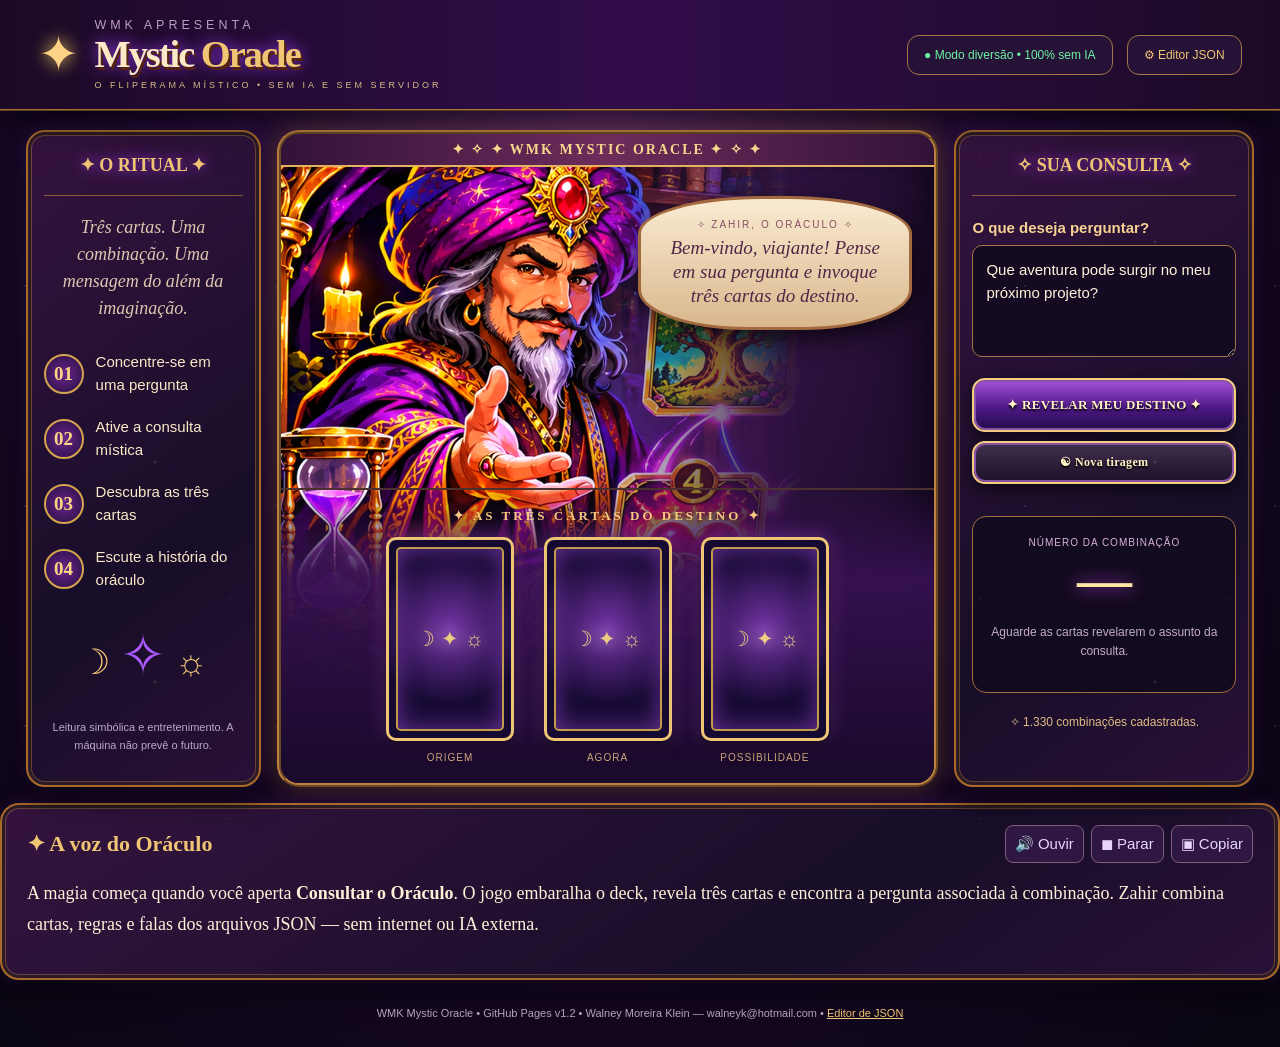
<file: index.html>
<!doctype html><html lang="pt-BR"><head><meta charset="utf-8"><meta name="viewport" content="width=device-width,initial-scale=1"><title>WMK Mystic Oracle — O Oráculo do Fliperama</title><link rel="stylesheet" href="style.css"></head><body>
<div class="stars" aria-hidden="true"></div>
<header class="top"><div class="brand"><span class="crest">✦</span><div><small>WMK apresenta</small><h1>Mystic <em>Oracle</em></h1><p>O FLIPERAMA MÍSTICO • SEM IA E SEM SERVIDOR</p></div></div><div class="actions"><span id="status" class="status">● Modo diversão • sem IA</span><a href="admin.html" class="topbtn">⚙ Editor JSON</a></div></header>
<main class="stage"><aside class="leftpanel frame"><div class="plaquetitle">✦ O RITUAL ✦</div><p class="intro">Três cartas. Uma combinação. Uma mensagem do além da imaginação.</p><div class="ritual"><div><b>01</b><span>Concentre-se em uma pergunta</span></div><div><b>02</b><span>Ative a consulta mística</span></div><div><b>03</b><span>Descubra as três cartas</span></div><div><b>04</b><span>Escute a história do oráculo</span></div></div><div class="seal">☽ <span>✧</span> ☼</div><p class="disclaimer">Leitura simbólica e entretenimento. A máquina não prevê o futuro.</p></aside>
<section class="theater"><div class="theater-art"><img src="assets/oraculo.webp" alt="Oráculo Zahir com bola de cristal" loading="eager"><div class="visual-shine"></div></div><div class="speech"><small>✧ ZAHIR, O ORÁCULO ✧</small><span id="speech">Bem-vindo, viajante! Pense em sua pergunta e invoque três cartas do destino.</span></div><div class="tabletop"><div class="table-title">✦ AS TRÊS CARTAS DO DESTINO ✦</div><div id="cardSlots" class="card-slots"><div class="card-slot"><div class="card-back"></div></div><div class="card-slot"><div class="card-back"></div></div><div class="card-slot"><div class="card-back"></div></div></div><div class="card-positions"><span>ORIGEM</span><span>AGORA</span><span>POSSIBILIDADE</span></div></div></section>
<aside class="rightpanel frame"><div class="plaquetitle">✧ SUA CONSULTA ✧</div><label for="visitorQuestion">O que deseja perguntar?</label><textarea id="visitorQuestion" rows="3" maxlength="900" placeholder="Ex.: O que posso aprender antes de iniciar um novo projeto?">Que aventura pode surgir no meu próximo projeto?</textarea><button id="consult" class="primary">✦ REVELAR MEU DESTINO ✦</button><button id="preview" class="secondary">☯ Nova tiragem</button><div class="tokenbox"><div class="mini">NÚMERO DA COMBINAÇÃO</div><strong id="readingNumber">—</strong><p id="topic">Aguarde as cartas revelarem o assunto da consulta.</p></div><div class="matched" id="special">✧ 1.330 combinações possíveis com 21 cartas.</div></aside></main>
<section class="reading frame"><div class="reading-head"><h2>✦ A voz do Oráculo</h2><div><button class="textbtn" id="speak">🔊 Ouvir</button><button class="textbtn" id="stopSpeech">◼ Parar</button><button class="textbtn" id="copy">▣ Copiar</button></div></div><div id="readingText" class="reading-text">A magia começa quando você aperta <b>Consultar o Oráculo</b>. O jogo embaralha o deck, revela três cartas e encontra a pergunta associada à combinação. Zahir combina cartas, regras e falas dos arquivos JSON — sem internet ou IA externa.</div><div id="questionDetails" class="question-details"></div></section>
<footer>WMK Mystic Oracle • GitHub Pages v1.2 • Walney Moreira Klein — walneyk@hotmail.com • <a href="admin.html">Editor de JSON</a></footer>
<script src="app.js"></script></body></html>
</file>
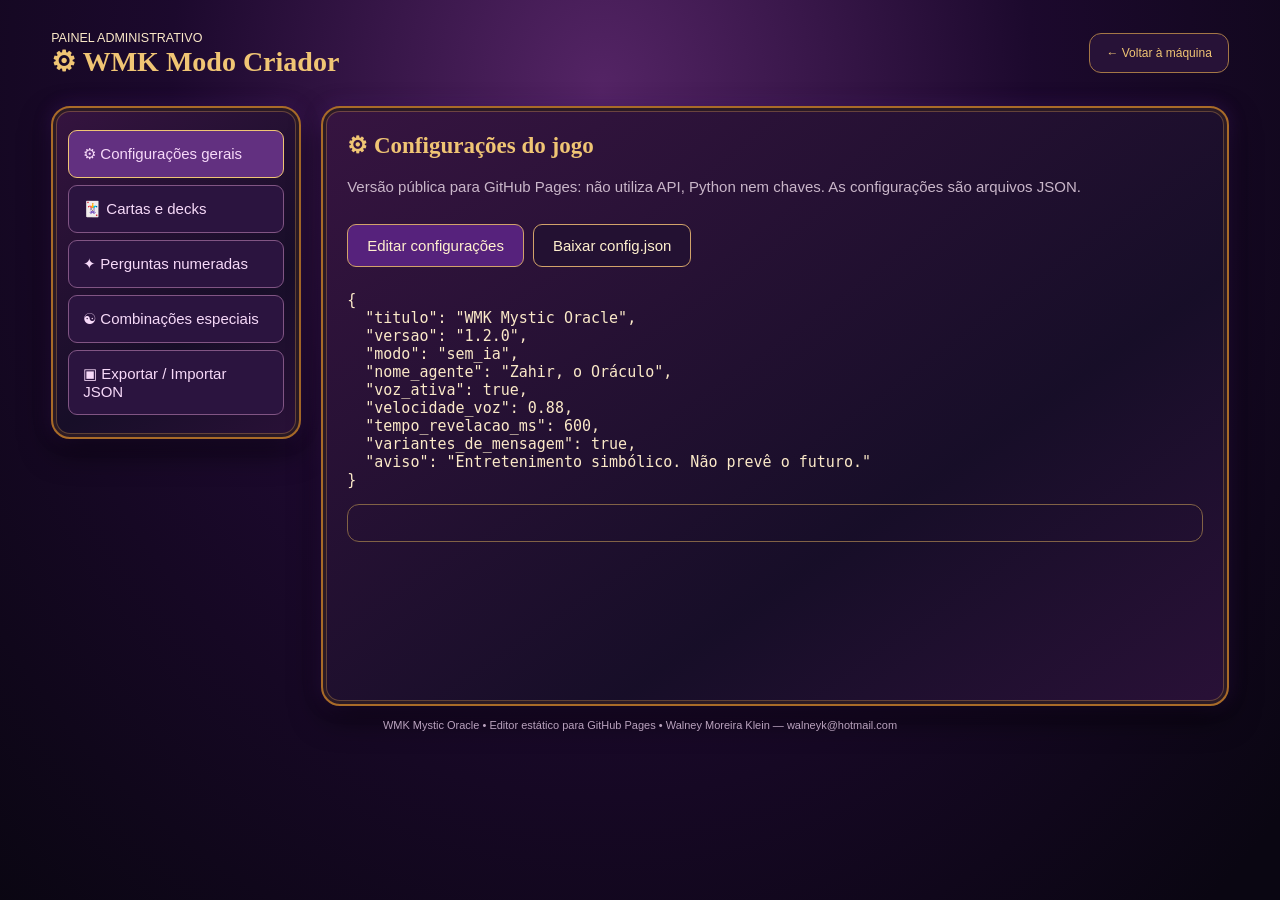
<file: admin.html>
<!doctype html><html lang="pt-BR"><head><meta charset="utf-8"><meta name="viewport" content="width=device-width,initial-scale=1"><title>WMK Mystic Oracle — Modo Criador</title><link rel="stylesheet" href="style.css"><style>
body{padding:0 4vw 40px}.admin-header{display:flex;align-items:center;justify-content:space-between;gap:10px;padding:28px 0}.admin-header h1{font:700 28px Cinzel;color:var(--gold);margin:0}.admin-layout{display:grid;grid-template-columns:250px 1fr;gap:20px}.nav-admin{padding:15px;align-self:start}.nav-admin button{display:block;width:100%;text-align:left;margin:7px 0;padding:14px;border:1px solid #815584;border-radius:9px;color:#f6d9f8;background:#2b143f}.nav-admin button.active{background:#623080;border-color:var(--gold)}.admin-main{padding:24px;min-height:600px}.admin-main h2{font:700 23px Cinzel;color:var(--gold);margin:0 0 14px}.admin-main p{color:#c9b6c9;line-height:1.7}.formrow{display:grid;gap:5px;margin:14px 0}.formrow label{font-weight:600;color:#eed4ac}.formrow input,.formrow select,.formrow textarea{width:100%;padding:11px;border-radius:9px;background:#120b1e;border:1px solid #986e63;color:#fff3db}.formrow textarea{min-height:90px;resize:vertical}.btnsave,.btnoutline{padding:12px 19px;background:#56227c;border:1px solid #d2a36a;border-radius:9px;color:#fff0ce;margin:9px 9px 9px 0}.btnoutline{background:#231132}.listrow{border:1px solid #644368;background:#1b102b;padding:12px;border-radius:9px;margin:9px 0;display:flex;justify-content:space-between;align-items:center;gap:12px}.listrow small{color:#c5a7ca;display:block;margin-top:6px}.listrow button{padding:8px 12px;border:1px solid #bb9159;background:#47255a;border-radius:7px;color:#fff}.cards-grid{display:grid;grid-template-columns:repeat(auto-fill,minmax(112px,1fr));gap:14px}.admincard{display:block;width:100%;background:#261333;border:1px solid #b88a44;border-radius:10px;color:#f7dca5;padding:8px;cursor:pointer}.admincard img{width:100%;height:166px;object-fit:fill}.admincard span{display:block;padding:6px;font-size:11px}.hint{font-size:12px;color:#c3b0c9}#message{padding:12px;margin:10px 0;border:1px solid #927550;border-radius:9px;display:none}.search{width:100%;padding:12px;background:#150d22;border:1px solid #8e6e62;border-radius:9px;color:#fff}.editor{border:1px solid #816245;padding:18px;border-radius:12px;margin-top:15px}pre{white-space:pre-wrap;overflow-wrap:anywhere} @media(max-width:750px){.admin-layout{display:block}.nav-admin{margin-bottom:16px}.admin-header{flex-wrap:wrap}}
</style></head><body><header class="admin-header"><div><small>PAINEL ADMINISTRATIVO</small><h1>⚙ WMK Modo Criador</h1></div><a href="index.html" class="topbtn">← Voltar à máquina</a></header><div class="admin-layout"><nav class="nav-admin frame"><button data-tab="config" class="active">⚙ Configurações gerais</button><button data-tab="decks">🃏 Cartas e decks</button><button data-tab="perguntas">✦ Perguntas numeradas</button><button data-tab="combinacoes">☯ Combinações especiais</button><button data-tab="json">▣ Exportar / Importar JSON</button></nav><section class="admin-main frame"><div id="message"></div><div id="content">Carregando...</div></section></div><footer>WMK Mystic Oracle • Editor estático para GitHub Pages • Walney Moreira Klein — walneyk@hotmail.com</footer><script src="admin.js"></script></body></html>
</file>
<file: style.css>
/* Fontes locais, sem dependência de serviços externos */
:root{--gold:#f0c574;--gold2:#a96b28;--purple:#8b42e5;--text:#fbe9c8;--bg:#11071d;--surface:#21102f}
*{box-sizing:border-box}body{margin:0;min-height:100vh;background:radial-gradient(ellipse at 47% 10%,#542465 0%,#1c092d 45%,#0a0612 95%);color:var(--text);font:15px Inter,Segoe UI,sans-serif}button,input,textarea,select{font:inherit}button{cursor:pointer}a{color:var(--gold)}.stars{position:fixed;inset:0;pointer-events:none;background-image:radial-gradient(1px 1px at 10% 30%,#fff8,transparent),radial-gradient(2px 2px at 62% 10%,#ffd88766,transparent),radial-gradient(1px 1px at 92% 72%,#fff5,transparent);background-size:250px 220px;opacity:.55}.top{position:relative;z-index:2;display:flex;align-items:center;justify-content:space-between;padding:15px 3vw;border-bottom:2px ridge #ab7436;background:linear-gradient(90deg,#1b0a25 0%,#310d4a 50%,#1b0a25 100%);box-shadow:0 8px 35px #0009}.brand{display:flex;gap:15px;align-items:center}.crest{font-size:49px;color:#ffd386;text-shadow:0 0 18px #ffda5a}.brand small{color:#be9dc0;text-transform:uppercase;letter-spacing:4px}.brand h1{font:800 clamp(29px,3vw,45px) Cinzel,Georgia,serif;letter-spacing:-2px;line-height:1.15;margin:0;text-shadow:2px 3px 0 #54230c,0 0 16px #a03dff}.brand em{color:var(--gold);font-style:normal}.brand p{margin:4px 0;color:#dbbc88;letter-spacing:3px;font-size:9px}.actions{display:flex;gap:14px;align-items:center}.topbtn,.status{padding:12px 16px;border:1px solid #a47746;background:#271237;border-radius:12px;text-decoration:none;font-size:12px}.status{color:#c9b2de}.status.ok{color:#6cf3a3}.status.bad{color:#ff9a96}.stage{display:grid;grid-template-columns:minmax(200px,235px) minmax(500px,1fr) minmax(250px,300px);gap:16px;padding:19px 2vw 12px;max-width:1780px;margin:auto}.frame{border:2px solid var(--gold2);border-radius:19px;background:linear-gradient(145deg,#361440f5,#170e28f9 65%,#2a1138f5);box-shadow:inset 0 0 0 3px #2b1a25,inset 0 0 0 4px #c58e4766,0 12px 30px #0009,0 0 18px #7e2ccd40}.leftpanel,.rightpanel{padding:20px 16px;align-self:stretch}.plaquetitle{font:700 18px Cinzel,Georgia,serif;color:var(--gold);text-align:center;text-shadow:0 0 13px #ad41eb;border-bottom:1px solid #8c5836;padding:2px 0 19px}.intro{font:italic 18px Georgia,serif;line-height:1.5;color:#e1c6b1;text-align:center}.ritual{display:grid;gap:20px;margin-top:29px}.ritual>div{display:flex;gap:12px;align-items:center;line-height:1.5}.ritual b{background:radial-gradient(#6a278b,#260d40);width:40px;height:40px;min-width:40px;display:grid;place-items:center;border:2px solid #d3a34f;border-radius:50%;color:#fbd782;font:700 19px Cinzel}.seal{font-size:35px;text-align:center;margin:32px 0;color:var(--gold)}.seal span{color:#ab5bff;font-size:55px}.disclaimer{color:#bdaac6;font-size:11px;text-align:center;line-height:1.6}.theater{position:relative;border:4px ridge #bd8241;border-radius:22px;min-height:610px;overflow:hidden;background:radial-gradient(ellipse at 35% 10%,#653471 0%,#2e123f 50%,#10091c 100%);box-shadow:inset 0 0 55px #07020f,0 0 25px #b97d2055}.theater::before{content:'✦ ✧ ✦ WMK MYSTIC ORACLE ✦ ✧ ✦';position:absolute;z-index:2;top:0;left:0;right:0;text-align:center;background:linear-gradient(90deg,#321237,#6e2c5b,#321237);border-bottom:2px solid #e3b260;padding:7px;color:#f6d78d;font:700 14px Cinzel;letter-spacing:2px}.theater-art{position:absolute;inset:24px 0 0 0;overflow:hidden}.theater-art img{height:87%;width:85%;object-fit:cover;object-position:39% 20%;filter:saturate(1.18);mask-image:linear-gradient(90deg,#000 52%,transparent 94%)}.visual-shine{position:absolute;inset:0;background:linear-gradient(0deg,#1d092e 2%,transparent 45%);pointer-events:none}.speech{position:absolute;z-index:2;top:62px;right:22px;width:42%;background:linear-gradient(#faebd1,#d9b78d);padding:20px;color:#512646;border:3px solid #a36a3f;border-radius:45% 45% 40% 40% / 28% 28% 30% 30%;text-align:center;box-shadow:0 9px 24px #000a;min-height:118px}.speech small{display:block;color:#8b4e66;font-size:10px;letter-spacing:2px;margin-bottom:6px}.speech span{font:italic 19px Georgia,serif;line-height:1.25}.tabletop{position:absolute;z-index:3;bottom:0;left:0;right:0;padding:18px 20px 20px;background:linear-gradient(0deg,#1a0a2c 5%,#361151ef 70%,#39125100);border-top:2px solid #b2793655}.table-title{text-align:center;color:#f5cb80;font:700 13px Cinzel;letter-spacing:3px;margin-bottom:13px}.card-slots{display:flex;justify-content:center;gap:clamp(9px,2.3vw,30px)}.card-slot{width:clamp(92px,10vw,143px);height:clamp(155px,16vw,205px);perspective:900px;position:relative;flex-shrink:0}.card-inner{position:relative;width:100%;height:100%;transform-style:preserve-3d;transition:transform .9s cubic-bezier(.2,.5,.2,1)}.card-slot.revealed .card-inner{transform:rotateY(180deg)}.card-face,.card-back{position:absolute;inset:0;border:3px solid #eec574;border-radius:10px;box-shadow:0 7px 14px #000a,0 0 20px #cc60ff66;backface-visibility:hidden;overflow:hidden}.card-back{background:radial-gradient(circle at 50% 45%,#6f319f 3%,#160a33 60%);display:grid;place-items:center}.card-back::after{content:'☽ ✦ ☼';color:#eecb83;border:2px solid #c19a4a;position:absolute;inset:7px;border-radius:5px;display:grid;place-items:center;font-size:21px;text-shadow:0 0 17px #fff;box-shadow:inset 0 0 23px #b252ec88}.card-face{transform:rotateY(180deg);background:#261637}.card-face img{width:100%;height:100%;object-fit:fill}.card-caption{position:absolute;bottom:0;left:0;right:0;background:#1b0c27ef;color:#ffe7ac;text-align:center;padding:4px 0;font:bold 11px Georgia}.card-positions{display:flex;justify-content:center;gap:clamp(9px,2.3vw,30px);margin-top:11px}.card-positions span{width:clamp(92px,10vw,143px);text-align:center;color:#dcb37e;font-size:10px;letter-spacing:1px}.rightpanel label{display:block;margin:23px 0 9px;color:#f9d394;font-weight:600}.rightpanel textarea{width:100%;resize:vertical;min-height:112px;border:1px solid #a57549;border-radius:10px;background:#140b23;color:#fff4db;padding:13px;line-height:1.5;outline:none}.rightpanel textarea:focus{border-color:#ddabf0;box-shadow:0 0 13px #a54ef04d}.primary,.secondary{display:block;width:100%;border:2px solid #f4ce82;border-radius:13px;padding:17px 10px;margin-top:18px;background:linear-gradient(#a653da,#4d1885 55%,#240c4b);box-shadow:inset 0 0 0 2px #8853a5,0 5px 17px #0009;color:#fff1c3;font:700 13px Cinzel;letter-spacing:.3px;text-shadow:0 2px 2px #000}.primary:hover{filter:brightness(1.2)}.primary:disabled{opacity:.6;cursor:wait}.secondary{margin-top:9px;background:linear-gradient(#40304b,#1d102b);font-size:12px;padding:12px}.tokenbox{text-align:center;margin-top:32px;padding:20px 12px;background:#120a1e;border:1px solid #a46d3d;border-radius:14px}.mini{font-size:10px;color:#d7b1db;letter-spacing:1px}.tokenbox strong{font:700 55px Cinzel;color:#ffe5a4;text-shadow:0 0 18px #d14cff}.tokenbox p{color:#c3adcb;font-size:12px;line-height:1.55}.matched{font-size:12px;text-align:center;margin-top:20px;color:#dfbc85;line-height:1.6}.reading{margin:4px auto 14px;max-width:1660px;padding:20px 25px}.reading-head{display:flex;align-items:center;justify-content:space-between;gap:10px}.reading h2{font:700 22px Cinzel;margin:0;color:var(--gold)}.reading-head>div{display:flex;gap:7px;flex-wrap:wrap}.textbtn{border:1px solid #805d7c;background:#2f1743;border-radius:8px;color:#e9d4fc;padding:9px}.reading-text{font:18px/1.7 Georgia,serif;color:#fff0d8;min-height:70px;margin-top:15px;white-space:pre-wrap}.question-details{font-size:12px;color:#d6b5df;line-height:1.6;margin-top:10px}footer{text-align:center;color:#b9a2bd;font-size:11px;padding:13px 20px 28px}body.busy .card-back{animation:pulse 1s infinite alternate}@keyframes pulse{to{filter:brightness(1.7);box-shadow:0 0 30px #d05bff}}@media(max-width:1200px){.stage{grid-template-columns:1fr minmax(400px,2fr)}.rightpanel{grid-column:1/-1;display:grid;grid-template-columns:1fr 1fr;gap:12px 20px}.rightpanel .plaquetitle{grid-column:1/-1}.rightpanel label{margin:0}.rightpanel textarea{grid-column:1}.rightpanel .primary{grid-column:2;grid-row:2;margin:0}.rightpanel .secondary{grid-column:2;margin:0}.rightpanel .tokenbox{margin:0;grid-column:1}.rightpanel .matched{margin:auto;grid-column:2}}@media(max-width:760px){.top{align-items:flex-start;gap:10px;flex-direction:column}.brand h1{font-size:31px}.actions{width:100%;justify-content:space-between}.stage{display:flex;flex-direction:column}.leftpanel{display:none}.theater{min-height:550px}.theater-art img{width:100%;height:80%}.speech{width:50%;padding:14px;right:7px}.speech span{font-size:14px}.tabletop{padding:15px 7px}.card-slot{width:94px;height:150px}.card-positions span{width:94px}.rightpanel{display:block}.rightpanel label{margin:20px 0 8px}.rightpanel .primary,.rightpanel .secondary{margin:15px 0}.rightpanel .tokenbox{margin-top:18px}.reading-head{align-items:flex-start;flex-direction:column}}
</file>
